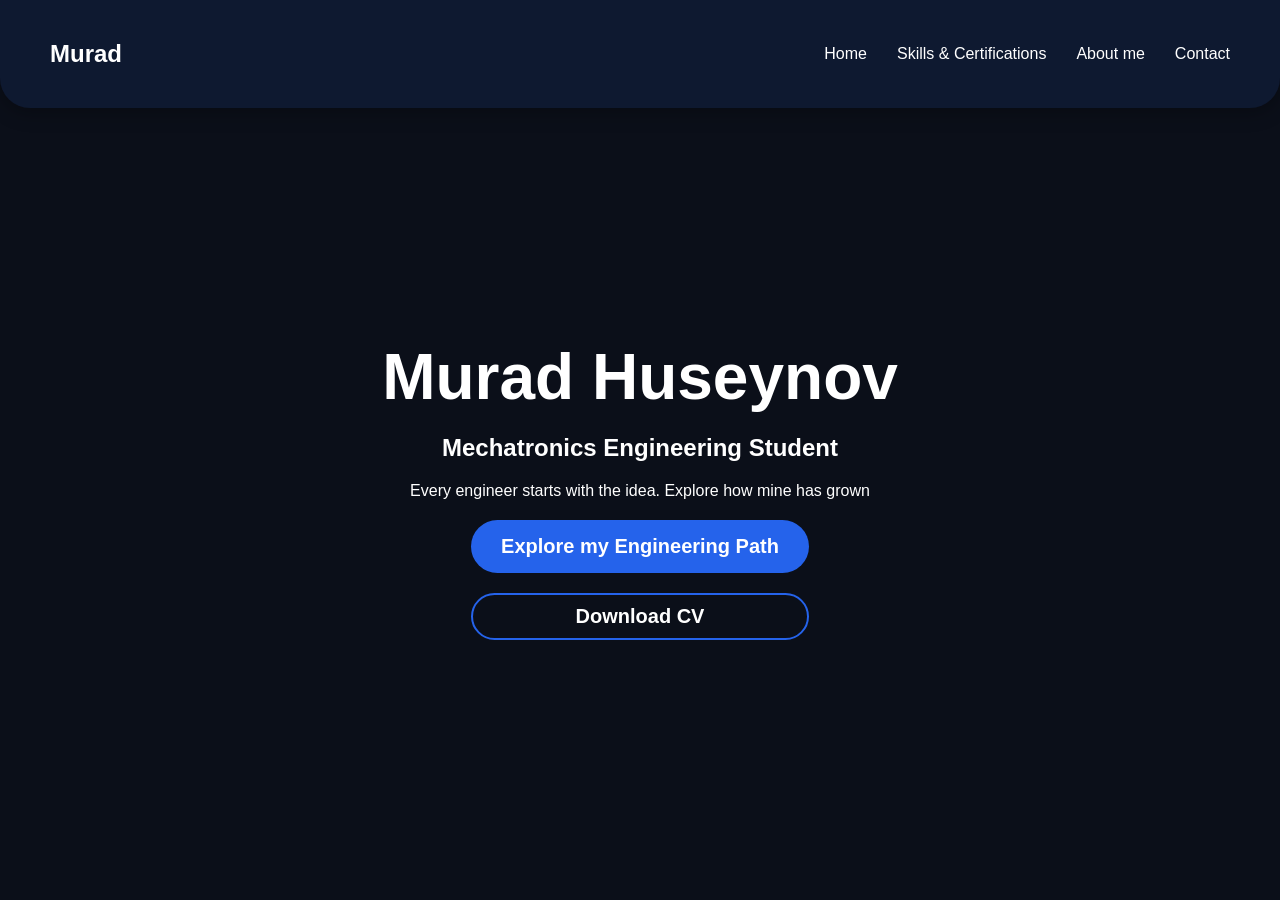
<file: index.html>
<!DOCTYPE html>
<html lang="en">
<head>
    <meta charset="UTF-8">
    <meta name="viewport" content="width=device-width, initial-scale=1.0">
    <title>myCV</title>
    <link rel="stylesheet" href="style.css">
</head>
<body>
        <nav class = "navbar">
        <h2>Murad</h2>

        <div class = "nav-links">
            <a href="index.html">Home</a>
            <a href="skills&certifications.html">Skills & Certifications</a>
            <a href="about.html">About me</a>
            <a href="about.html#contact">Contact</a>

        </div>

    </nav>

    <section class = "hero">   
    <h1>Murad Huseynov</h1>
    <h2>Mechatronics Engineering Student</h2>

    <p>Every engineer starts with the idea. 
    Explore how mine has grown</p>
    <div class = "buttons">
        <a href="projects.html" class="hero-button">
            Explore my Engineering Path
        </a>

      <a href="files/MURADHUSEYNOVRESUME.docx" download class="hero-button secondary-button">
    Download CV
</a>
    </div>

</section>


<script src="script.js"></script>

</body>
</html>
</file>
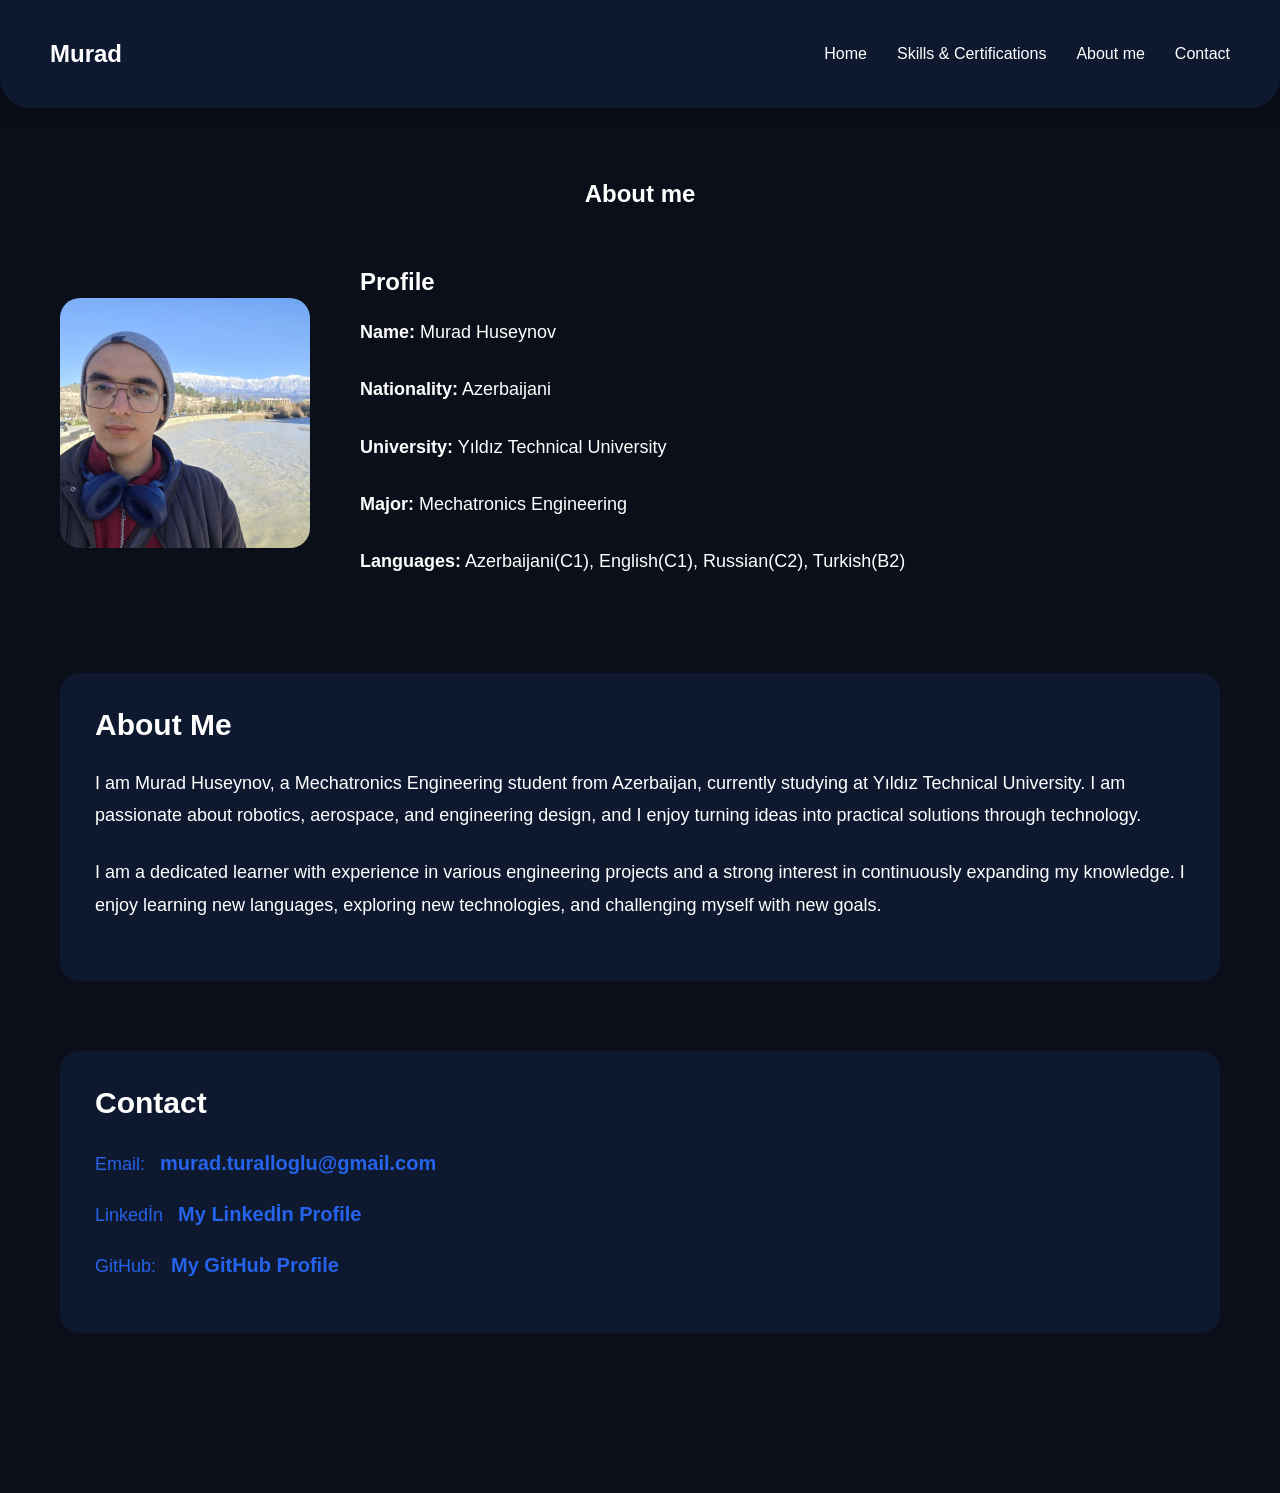
<file: about.html>
<!DOCTYPE html>
<html lang="en">
<head>
    <meta charset="UTF-8">
    <meta name="viewport" content="width=device-width, initial-scale=1.0">
    <link rel="stylesheet" href="style.css">
    <title>About me</title>
</head>
<body>
        <nav class = "navbar">
        <h2>Murad</h2>

        <div class = "nav-links">
            <a href="index.html">Home</a>
            <a href="skills&certifications.html">Skills & Certifications</a>
            <a href="about.html">About me</a>
            <a href="about.html#contact">Contact</a>

        </div>

    </nav>

    <section class = "about">
          <h1>About me</h1>
        <div class = "about-top">
            <div class = "profile-photo">
                <img src="images/Me.jpeg" alt="Murad Huseynov">
            </div>
            <div class = "profile-info">
                                <h2>Profile</h2>

                <p><strong>Name:</strong> Murad Huseynov</p>
                <p><strong>Nationality:</strong> Azerbaijani</p>
                <p><strong>University:</strong> Yıldız Technical University</p>
                <p><strong>Major:</strong> Mechatronics Engineering</p>
                <p><strong>Languages:</strong> Azerbaijani(C1), English(C1), Russian(C2), Turkish(B2)</p>


            </div>

        </div>
                    <div class = "about-description">
                <h2>About Me</h2>
                <p>
                    I am Murad Huseynov, a Mechatronics Engineering student from Azerbaijan,
                    currently studying at Yıldız Technical University. I am passionate about
                    robotics, aerospace, and engineering design, and I enjoy turning ideas
                    into practical solutions through technology.
                </p>
                <p>
                    I am a dedicated learner with experience in various engineering projects
                    and a strong interest in continuously expanding my knowledge. I enjoy
                    learning new languages, exploring new technologies, and challenging
                    myself with new goals.
                </p>
            </div>
        
        <div class = "contact" id = "contact">
            <h2>Contact</h2>

            <p>
                Email:
                <a href="mailto:murad.turalloglu@gmail.com">murad.turalloglu@gmail.com</a>
            </p>
            <p>
                Linkedİn
                <a href="https://www.linkedin.com/feed/">My Linkedİn Profile</a>
            </p>

            <p>
                GitHub:
                <a href="https://github.com/MuradGreat">
                    My GitHub Profile
                </a>
            </p>

        </div>

    
    </section>
</body>
</html>
</file>
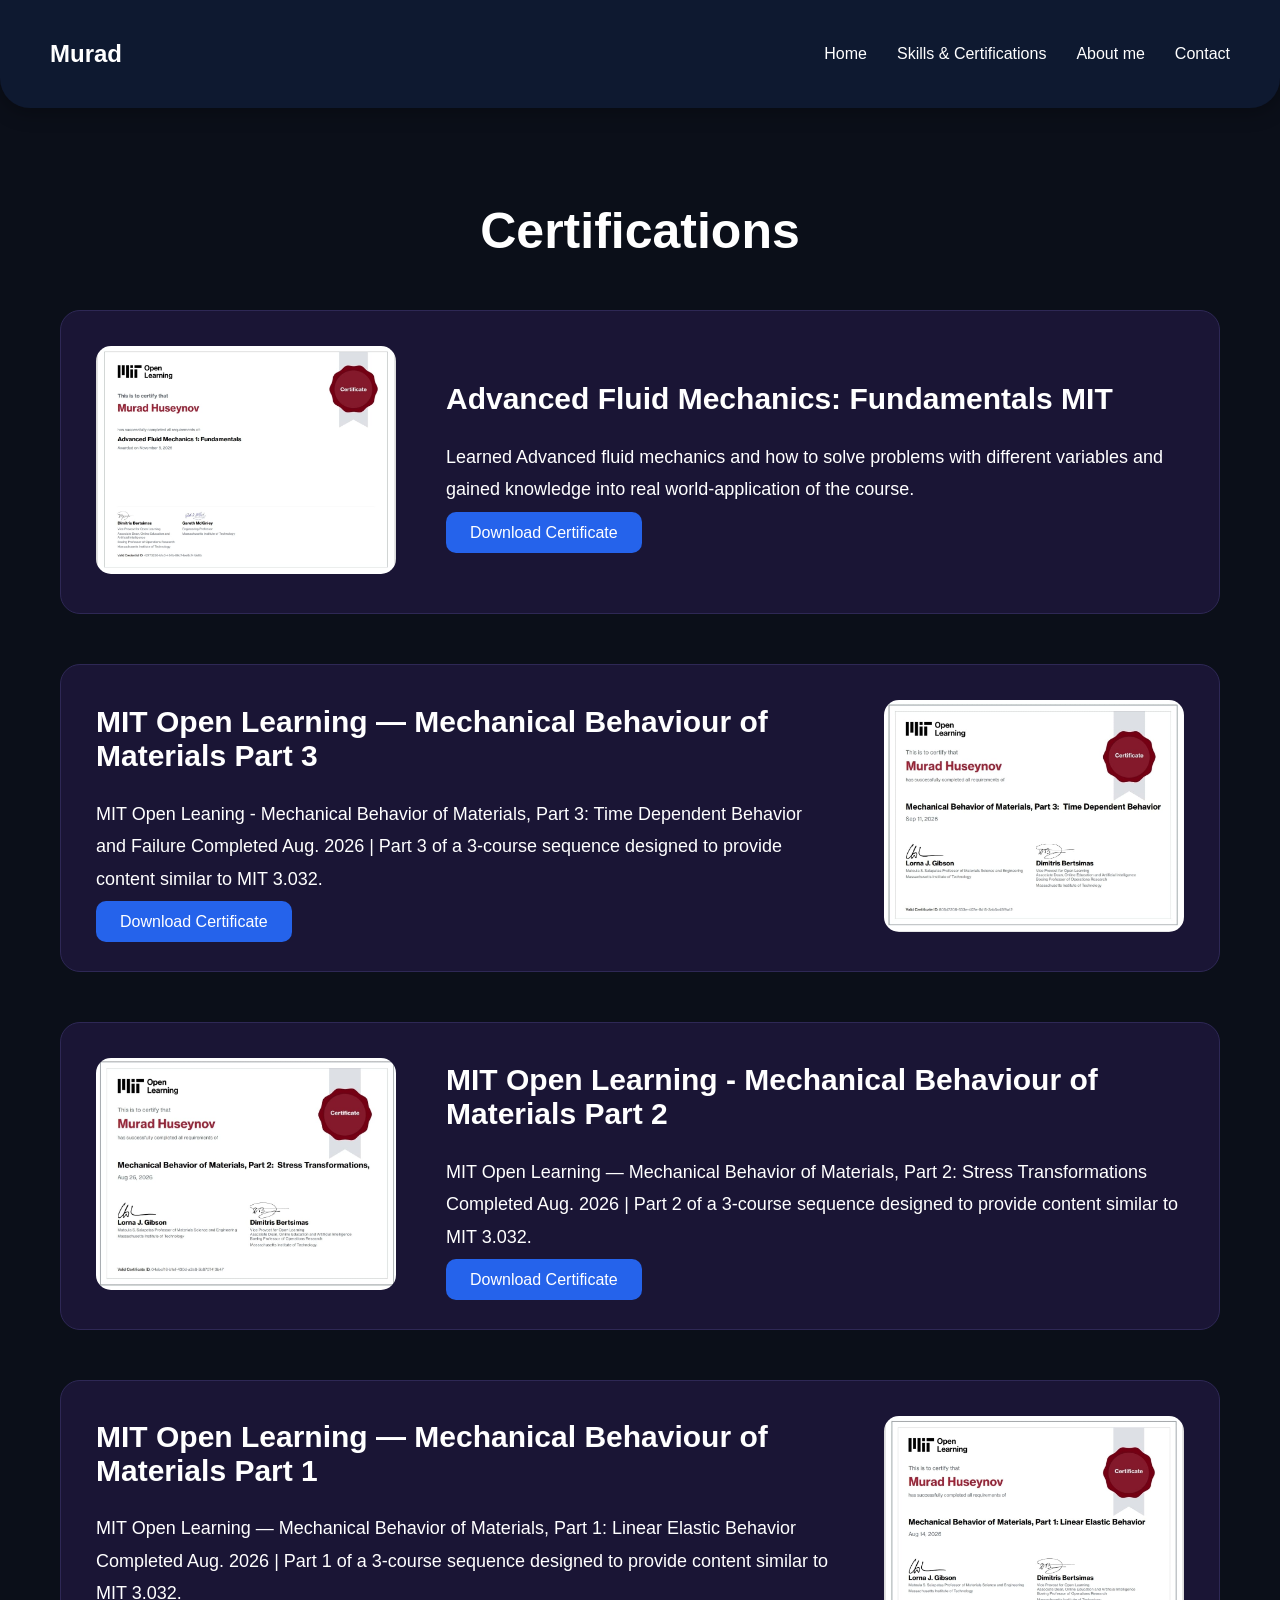
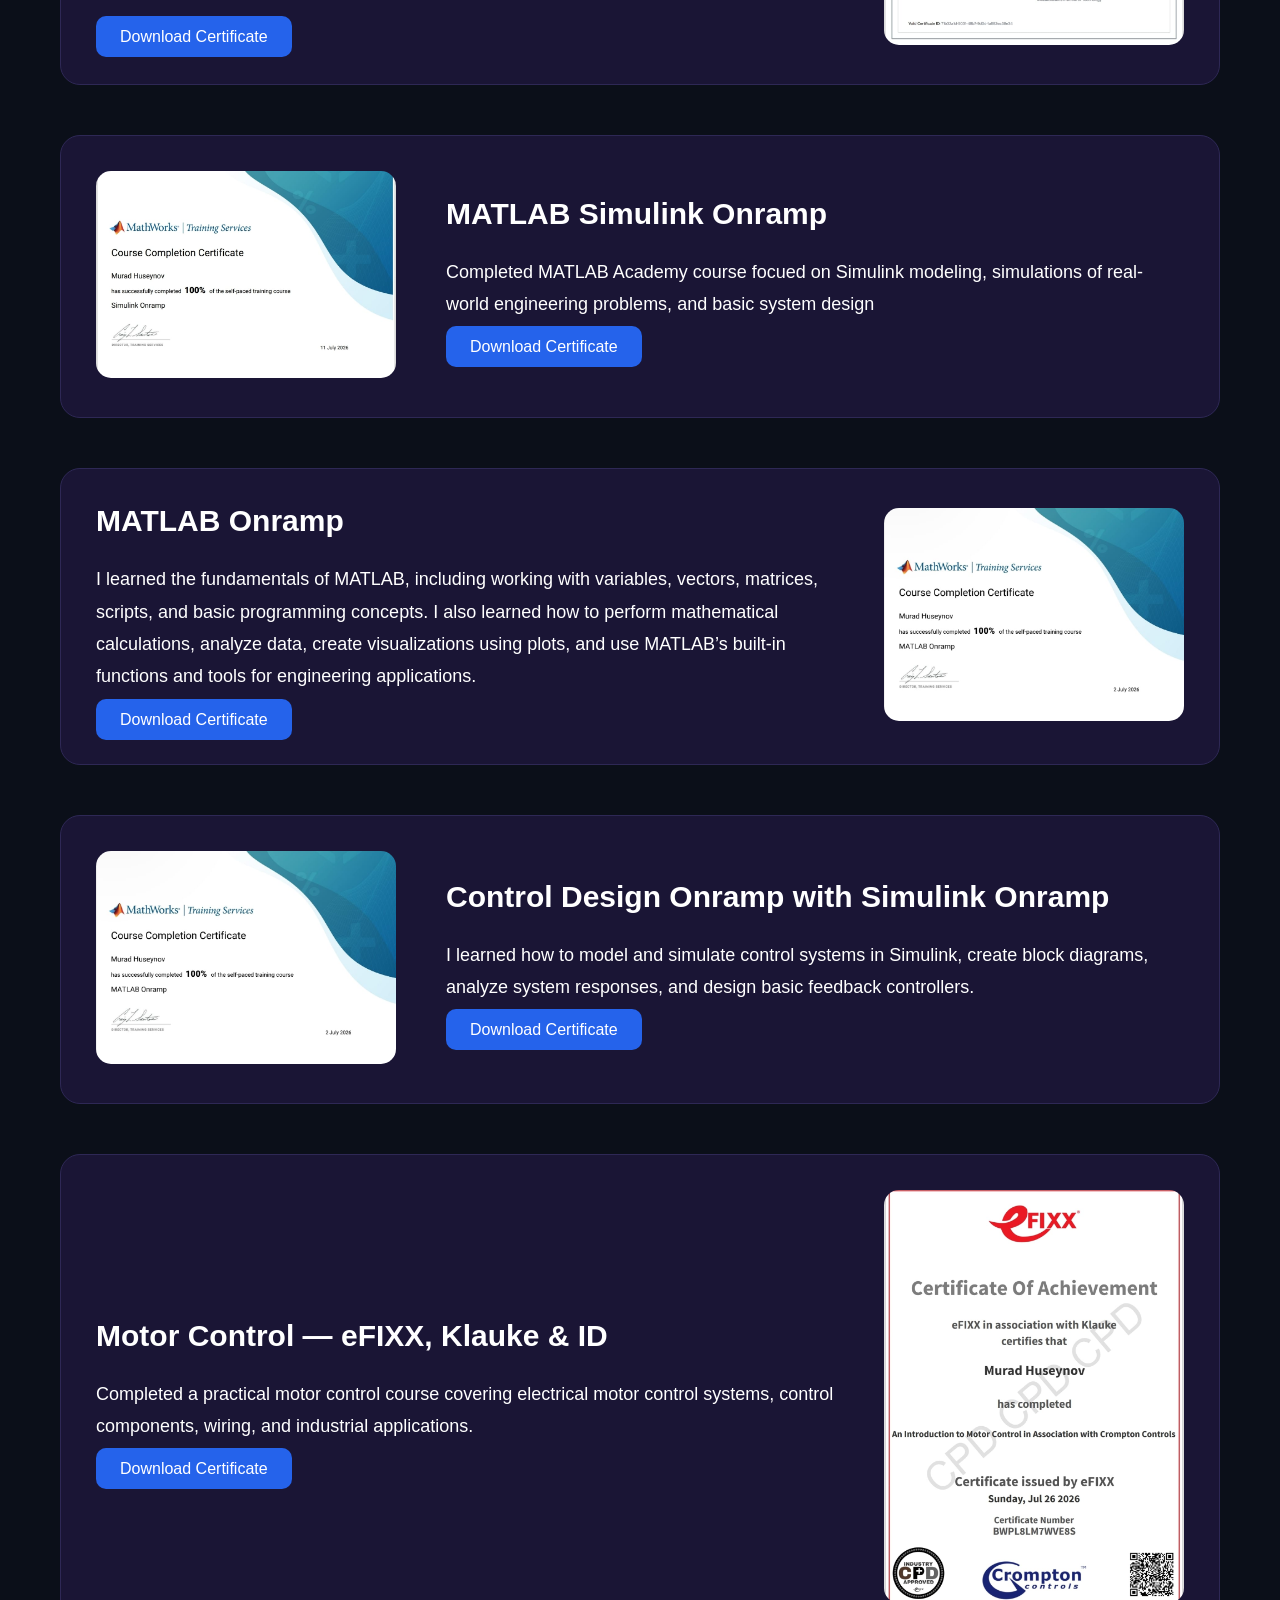
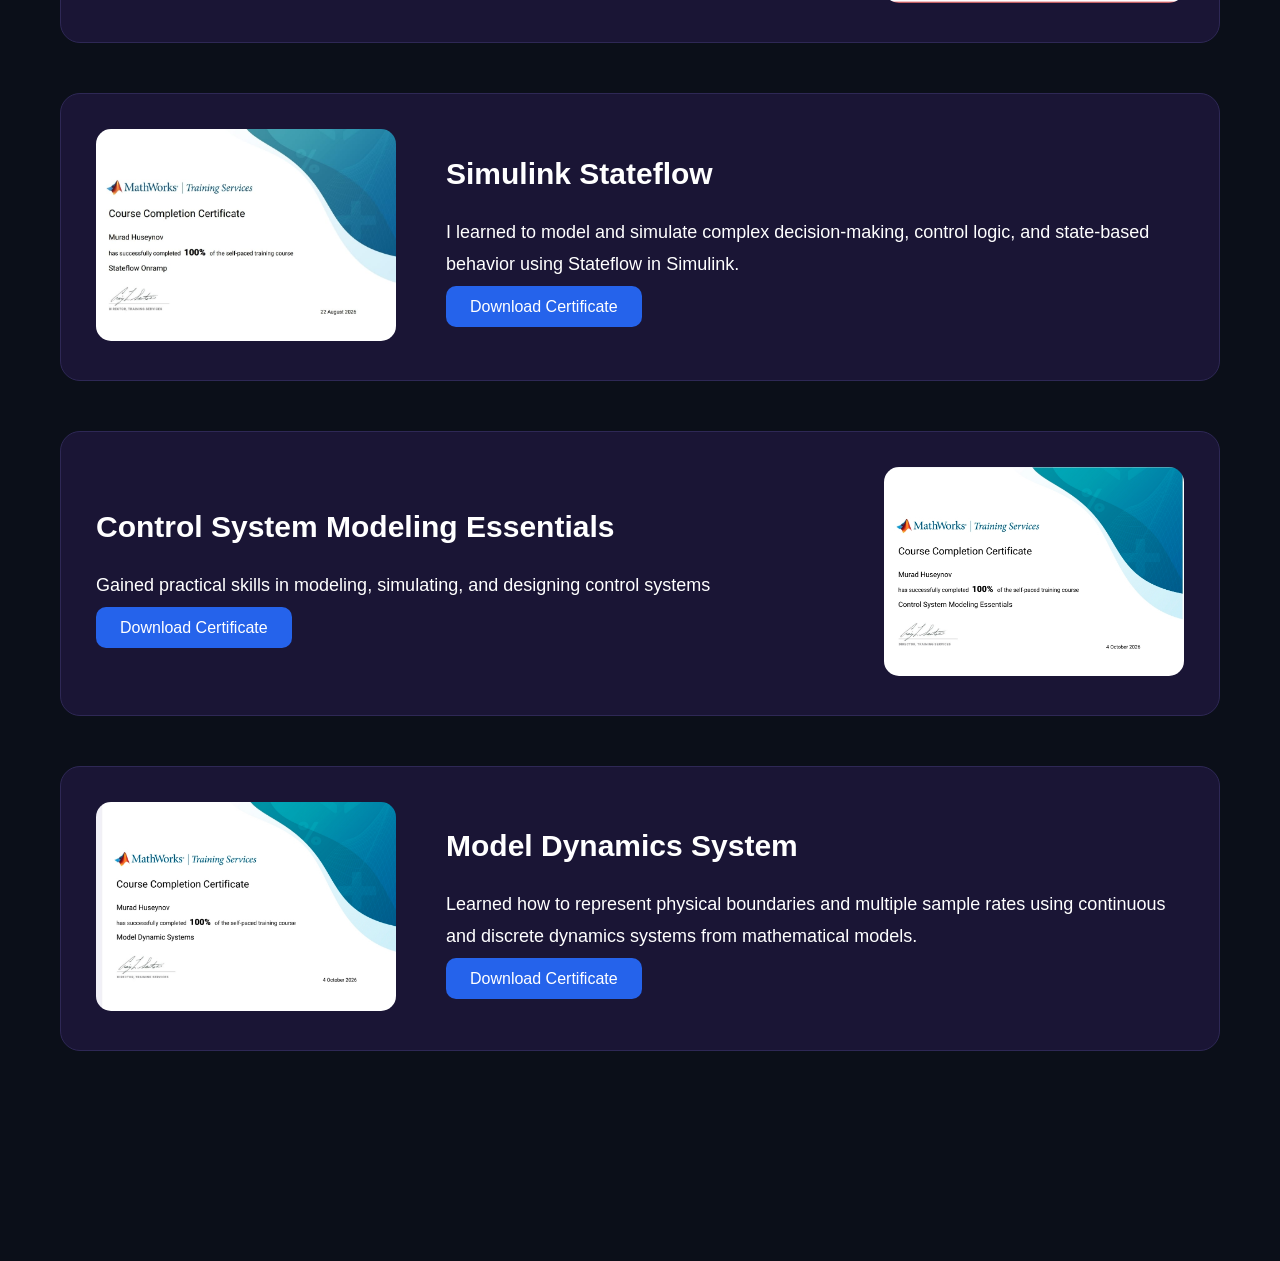
<file: certifications.html>
<!DOCTYPE html>
<html lang="en">
<head>
    <meta charset="UTF-8">
    <meta name="viewport" content="width=device-width, initial-scale=1.0">
    <title>Skills & Certifications</title>
    <link rel="stylesheet" href="style.css">
</head>
<body>
            <nav class = "navbar">
        <h2>Murad</h2>

        <div class = "nav-links">
            <a href="index.html">Home</a>
            <a href="skills&certifications.html">Skills & Certifications</a>
            <a href="about.html">About me</a>
            <a href="about.html#contact">Contact</a>

        </div>

    </nav>

    
    <section class = "skills"> 

        

        
        <h1>Certifications</h1>

                                 <div class ="certificate">

                            <div class = "certificate-image">
                    <img src="images/certificates/FluidMechanics.jpeg" alt="Fluid Mechanics">

                </div>
            <div class = "certificate-text"> 
            <h2>Advanced Fluid Mechanics: Fundamentals MIT</h2>
            <p>Learned Advanced fluid mechanics and how to solve problems with different variables and gained knowledge into real world-application of the course.</p>

            <a href="images/certificates/Advanced Fluid Mechanics 1_ Fundamentals Certificate issued by MIT Open Learning.pdf" class = "download-btn" target="_blank">Download Certificate</a>

        </div>
        </div>

        <div class ="certificate reverse">

                            <div class = "certificate-image">
                    <img src="images/certificates/MIT Mechanics part 3.jpeg" alt="MATLAB Onramp">

                </div>
            <div class = "certificate-text"> 
            <h2>MIT Open Learning — Mechanical Behaviour of Materials Part 3</h2>
            <p>MIT Open Leaning - Mechanical Behavior of Materials, Part 3: Time Dependent Behavior and Failure
Completed Aug. 2026 | Part 3 of a 3-course sequence designed to provide content similar to MIT 3.032.</p>

            <a href="images/certificates/Mechanical Behavior of Materials, Part 3_  Time Dependent Behavior and Failure Certificate issued by MIT Open Learning (1).pdf" class = "download-btn" target="_blank">Download Certificate</a>

        </div>
        </div>

                <div class ="certificate">

                            <div class = "certificate-image">
                    <img src="images/certificates/MITx2.jpeg" alt="MATLAB Simulink Onramp">

                </div>
            <div class = "certificate-text"> 
            <h2>MIT Open Learning - Mechanical Behaviour of Materials Part 2</h2>
            <p>MIT Open Learning — Mechanical Behavior of Materials, Part 2: Stress Transformations
Completed Aug. 2026 | Part 2 of a 3-course sequence designed to provide content similar to MIT 3.032.</p>

            <a href="images/certificates/Mechanical Behavior of Materials, Part 2_  Stress Transformations, Beams, Columns, and Cellular Solids Certificate issued by MIT Open Learning.pdf" class = "download-btn" target="_blank">Download Certificate</a>

        </div>

        </div>

                </div>
                 <div class ="certificate reverse">

                            <div class = "certificate-image">
                    <img src="images/certificates/MITx1.jpeg" alt="MATLAB Onramp">

                </div>
            <div class = "certificate-text"> 
            <h2>MIT Open Learning — Mechanical Behaviour of Materials Part 1</h2>
            <p>MIT Open Learning — Mechanical Behavior of Materials, Part 1: Linear Elastic Behavior
Completed Aug. 2026 | Part 1 of a 3-course sequence designed to provide content similar to MIT 3.032.</p>

            <a href="images/certificates/Mechanical Behavior of Materials, Part 1_ Linear Elastic Behavior Certificate issued by MIT Open Learning.pdf" class = "download-btn" target="_blank">Download Certificate</a>

        </div>
        </div>
        
        <div class ="certificate">

                            <div class = "certificate-image">
                    <img src="images/SimulinkOnRamp.jpeg" alt="MATLAB Simulink Onramp">

                </div>
            <div class = "certificate-text"> 
            <h2>MATLAB Simulink Onramp</h2>
            <p>Completed MATLAB Academy course focued on Simulink modeling, simulations of real-world engineering problems, and basic system design</p>

            <a href="images/SimulinkOnRamp.jpeg" class = "download-btn" target="_blank">Download Certificate</a>

        </div>

        </div>
         <div class ="certificate reverse">

                            <div class = "certificate-image">
                    <img src="images/MATLABOnramp.jpeg" alt="MATLAB Onramp">

                </div>
            <div class = "certificate-text"> 
            <h2>MATLAB Onramp</h2>
            <p>I learned the fundamentals of MATLAB, including working with variables, vectors, matrices, scripts, and basic programming concepts. I also learned how to perform mathematical calculations, analyze data, create visualizations using plots, and use MATLAB’s built-in functions and tools for engineering applications.</p>

            <a href="images/MATLABOnramp.jpeg" class = "download-btn" target="_blank">Download Certificate</a>

        </div>

        </div>
                 <div class ="certificate">

                            <div class = "certificate-image">
                    <img src="images/MATLABOnramp.jpeg" alt="MATLAB Onramp">

                </div>
            <div class = "certificate-text"> 
            <h2>Control Design Onramp with Simulink Onramp</h2>
            <p>I learned how to model and simulate control systems in Simulink, create block diagrams, analyze system responses, and design basic feedback controllers.
</p>

            <a href="images/ControlDesign.jpeg" class = "download-btn" target="_blank">Download Certificate</a>

        </div>
        

        </div>
                 <div class ="certificate reverse">

                            <div class = "certificate-image">
                    <img src="images/certificates/eFIXX.jpeg" alt="MATLAB Onramp">

                </div>
            <div class = "certificate-text"> 
            <h2>Motor Control — eFIXX, Klauke & ID</h2>
            <p>Completed a practical motor control course covering electrical motor
            control systems, control components, wiring, and industrial applications.</p>

            <a href="images/certificates/eFIXX.jpeg" class = "download-btn" target="_blank">Download Certificate</a>

        </div>
        </div>
                <div class ="certificate">

                            <div class = "certificate-image">
                    <img src="images/certificates/stetflow.jpeg" alt="MATLAB Simulink Onramp">

                </div>
            <div class = "certificate-text"> 
            <h2>Simulink Stateflow</h2>
            <p>I learned to model and simulate complex decision-making, control logic, and state-based behavior using Stateflow in Simulink.</p>

            <a href="images/certificates/stetflow.jpeg" class = "download-btn" target="_blank">Download Certificate</a>

        </div>

        </div>


                         <div class ="certificate reverse">

                            <div class = "certificate-image">
                    <img src="images/certificates/controlsystemessential.jpeg" alt="MATLAB Onramp">

                </div>
            <div class = "certificate-text"> 
            <h2>Control System Modeling Essentials</h2>
            <p>Gained practical skills in modeling, simulating, and designing control systems</p>

            <a href="images/certificates/controlsystem.pdf" class = "download-btn" target="_blank">Download Certificate</a>

        </div>
        </div>

                        <div class ="certificate">

                            <div class = "certificate-image">
                    <img src="images/certificates/modeldynamic.jpeg" alt="">

                </div>
            <div class = "certificate-text"> 
            <h2>Model Dynamics System</h2>
            <p>Learned how to represent physical boundaries and multiple sample rates using continuous and discrete dynamics systems from mathematical models.</p>

            <a href="images/certificates/modeldynamics.pdf" class = "download-btn" target="_blank">Download Certificate</a>

        </div>

        </div>
        
        
    </section>
    
</body>
</html>
</file>
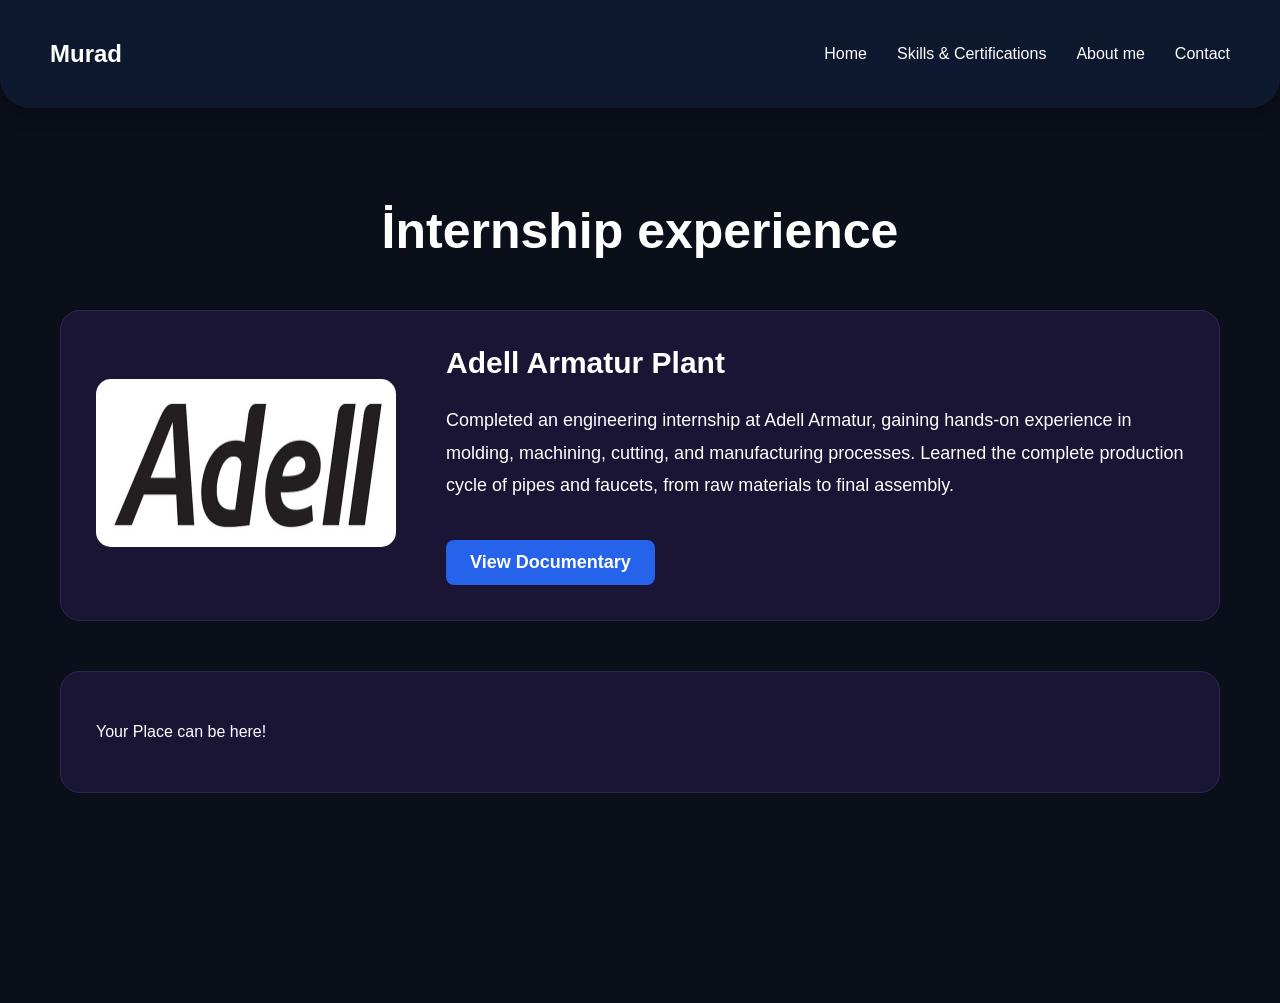
<file: internship.html>
<!DOCTYPE html>
<html lang="en">
<head>
    <meta charset="UTF-8">
    <meta name="viewport" content="width=device-width, initial-scale=1.0">
    <title>Skills & Certifications</title>
    <link rel="stylesheet" href="style.css">
</head>
<body>
            <nav class = "navbar">
        <h2>Murad</h2>

        <div class = "nav-links">
            <a href="index.html">Home</a>
            <a href="skills&certifications.html">Skills & Certifications</a>
            <a href="about.html">About me</a>
            <a href="about.html#contact">Contact</a>

        </div>

    </nav>

    
    <section class = "skills"> 
        <h1>İnternship experience</h1>
        <div class ="certificate">

                            <div class = "certificate-image">
                    <img src="images/ADELL.jpg" alt="Adell logo">

                </div>
            <div class = "certificate-text"> 
            <h2>Adell Armatur Plant</h2>
            <p>Completed an engineering internship at Adell Armatur, gaining hands-on experience in molding, machining, cutting, and manufacturing processes. Learned the complete production cycle of pipes and faucets, from raw materials to final assembly.</p>

            <a href="adellİnternship.html" class = "view-link">View Documentary</a>

        </div>


        </div>
        <div class = "certificate" >
            <p>Your Place can be here!</p>
        </div>

    </section>
    
</body>
</html>
</file>
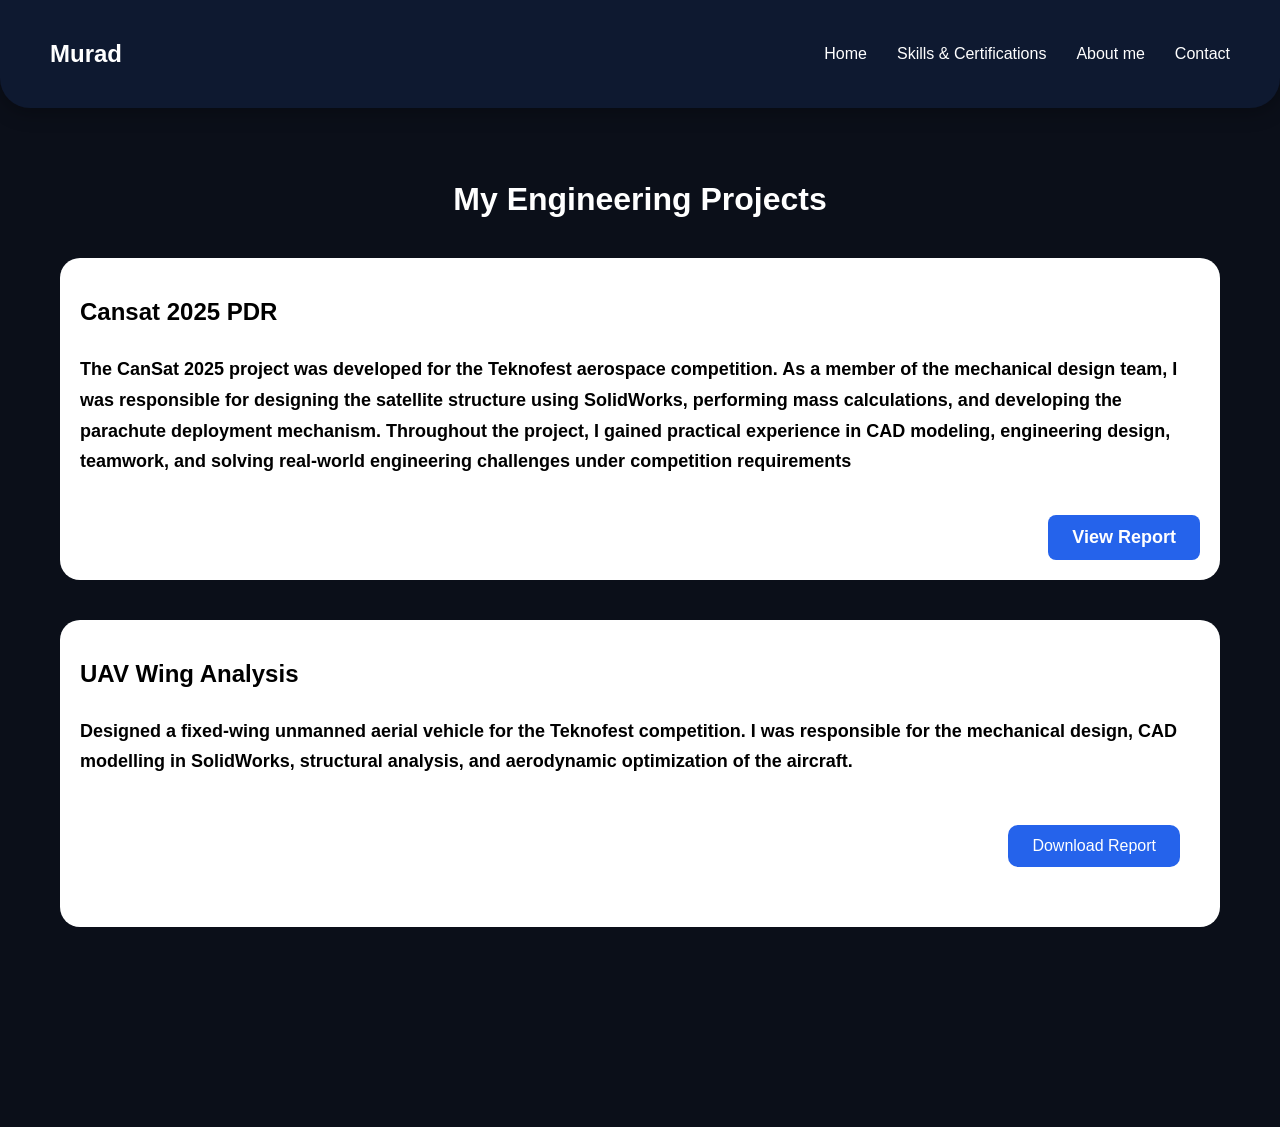
<file: projects.html>
<!DOCTYPE html>
<html lang="en">
<head>
    <meta charset="UTF-8">
    <meta name="viewport" content="width=device-width, initial-scale=1.0">
    <title>My Engineering Projects</title>
    <link rel="stylesheet" href="style.css">
</head>
<body>
        <nav class = "navbar">
        <h2>Murad</h2>

        <div class = "nav-links">
            <a href="index.html">Home</a>
            <a href="skills&certifications.html">Skills & Certifications</a>
            <a href="about.html">About me</a>
            <a href="about.html#contact">Contact</a>

        </div>

    </nav>

    <div class = "projects">
        <h1>My Engineering Projects</h1>

    <div class = "projects-card">
        <h2>Cansat 2025 PDR </h2>

        <p>
                The CanSat 2025 project was developed for the Teknofest aerospace competition.
    As a member of the mechanical design team, I was responsible for designing the
    satellite structure using SolidWorks, performing mass calculations, and
    developing the parachute deployment mechanism. Throughout the project, I gained
    practical experience in CAD modeling, engineering design, teamwork, and solving
    real-world engineering challenges under competition requirements
        </p>
        <a href="cansat2026-pdr.html" class = "view-link">View Report</a>

    </div>
    <div class="projects-card">
    <h2>UAV Wing Analysis</h2>

    <p>
        Designed a fixed-wing unmanned aerial vehicle for the Teknofest competition. I was responsible for the mechanical design, CAD modelling in SolidWorks, structural analysis, and aerodynamic optimization of the aircraft.
    </p>

    <a href="files/Aerodynamic Analysis and Fuselage Integration.docx" class="download-btn">Download Report</a>
</div>
</div>

</body>
</html>
</file>
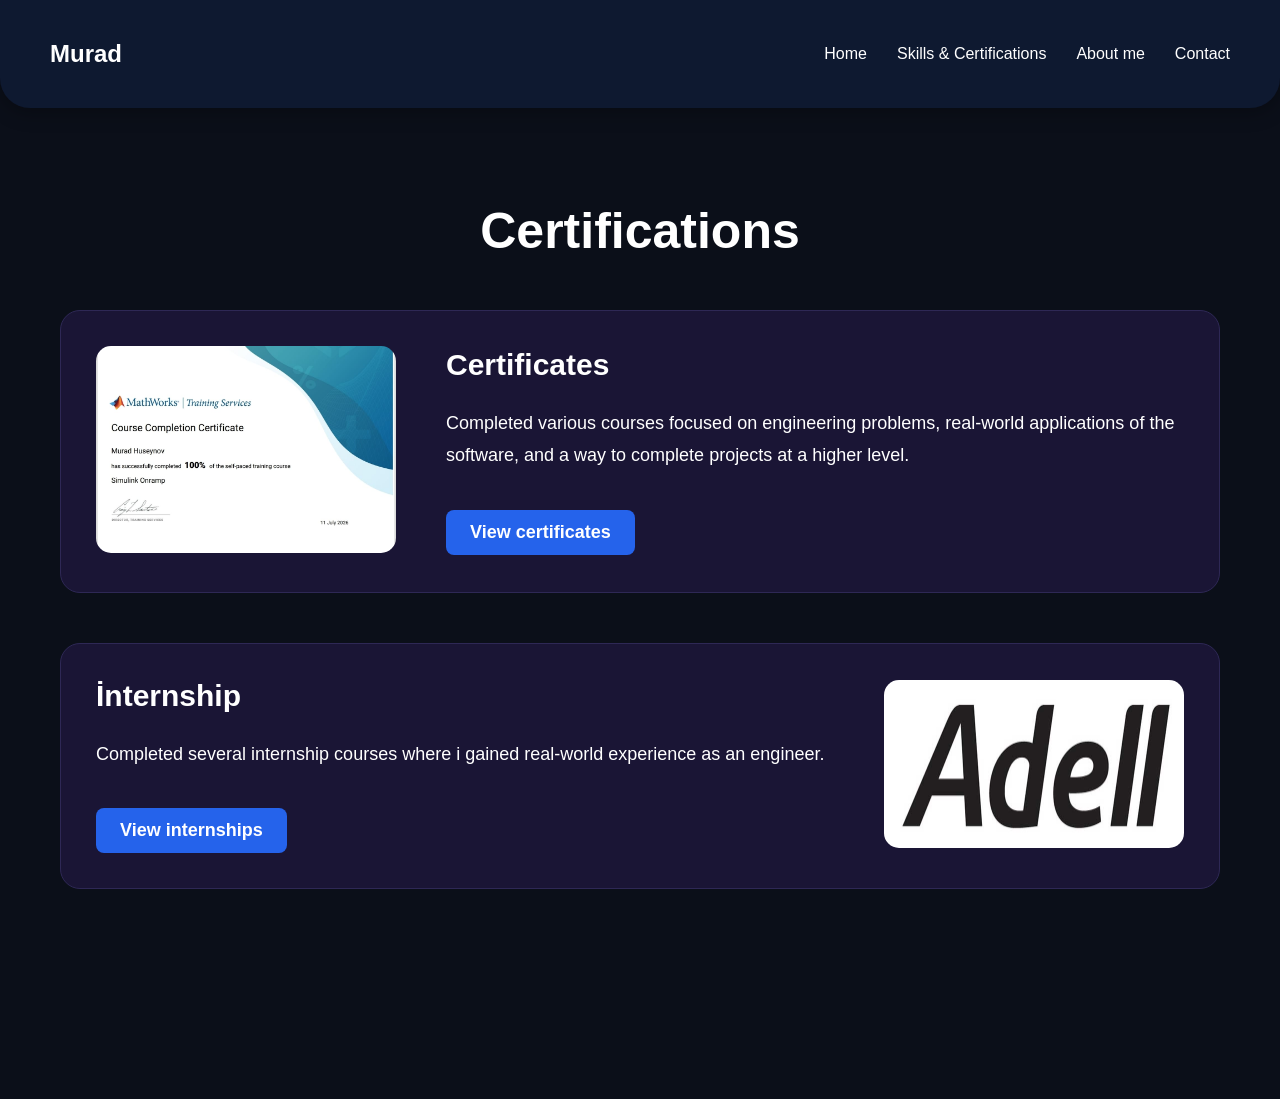
<file: skills&certifications.html>
<!DOCTYPE html>
<html lang="en">
<head>
    <meta charset="UTF-8">
    <meta name="viewport" content="width=device-width, initial-scale=1.0">
    <title>Skills & Certifications</title>
    <link rel="stylesheet" href="style.css">
</head>
<body>
            <nav class = "navbar">
        <h2>Murad</h2>

        <div class = "nav-links">
            <a href="index.html">Home</a>
            <a href="skills&certifications.html">Skills & Certifications</a>
            <a href="about.html">About me</a>
            <a href="about.html#contact">Contact</a>

        </div>

    </nav>

    
    <section class = "skills"> 
        <h1>Certifications</h1>
        <div class ="certificate">

                            <div class = "certificate-image">
                    <img src="images/SimulinkOnRamp.jpeg" alt="MATLAB Simulink Onramp">

                </div>
            <div class = "certificate-text"> 
            <h2>Certificates</h2>
            <p>Completed various courses focused on engineering problems, real-world applications of the software, and a way to complete projects at a higher level.</p>

            <a href="certifications.html" class = "view-link">View certificates</a>

        </div>

        </div>
         <div class ="certificate reverse">

                            <div class = "certificate-image">
                    <img src="images/ADELL.jpg" alt="Adell logo">

                </div>
            <div class = "certificate-text"> 
            <h2>İnternship</h2>
            <p>Completed several internship courses where i gained real-world experience as an engineer.</p>

            <a href="internship.html" class = "view-link">View internships</a>

        </div>


        </div>

    </section>
    
</body>
</html>
</file>
<file: style.css>
* {
    box-sizing: border-box;
}

body {
    margin: 0;
    background-color: #0B0F19;
    color: white;
    font-family: Arial, sans-serif;
}

.hero{
    height: 100vh;
    display: flex;
    flex-direction: column;
    justify-content: center;
    align-items: center;
    padding-top: 80px;

    gap: 20px;

}
.hero h1, 
.hero h2, 
.hero p {
    margin: 0;
}
.hero h1 {
    font-size: 64px;
}

.hero-button {
    font-size: 20px;
    font-weight: bold;
    background-color: #2563EB;
    color:white;
    border:none;
    padding: 15px 30px;
    border-radius: 30px;
    cursor:pointer;
    transition: 0.3s;
    text-decoration: none;
}

.hero-button:hover {
    background-color: #1D4ED8;
    transform: scale(1.05);
}

.buttons {
    display: flex;
    flex-direction: column;
    gap: 20px;
}

.secondary-button {
    background-color: transparent;
    border: 2px solid #2563EB;
    padding: 10px 25px;

}

.secondary-button:hover {
    background-color: #2563EB;
}

.navbar {
    display: flex;
    justify-content: space-between;
    align-items: center;
    padding: 20px 50px;
    background-color: rgba(15, 28, 54, 0.8);
    box-shadow: 0 4px  20px  rgba(0, 0, 0, 0.3);
    border-radius: 0 0 30px 30px;
    position: fixed;
    top: 0;
    left: 0;
    width: 100vw;
    z-index: 1000;
}

.nav-links {
    display: flex;
    gap: 30px;
}

.nav-links a {
    color: white;
    text-decoration: none;
}

.nav-links a:hover {
    color: #2563EB;
}

.tree {
    position: relative;
    min-height: 100vh;
    display:flex;
    flex-direction: column;
    justify-content: center;
    align-items: center;

}


.projects {
    max-width: 1200px;
    margin: 140px auto;
    padding: 20px;
}

.projects h1 {
    text-align: center;
    margin-bottom: 40px;
}

.projects-card {
    background-color: white;
    color:black;

    border-radius: 20px;
    padding:20px;
    margin-bottom: 40px;

    display:flex;
    flex-direction: column;

}
.projects-card h2 {
    margin-top: 20px;
    margin-bottom: 10px;
}

.download-btn {
    display: incline-block;
    background-color: #2563EB;
    color:white;
    text-decoration: none;

    padding: 12px 24px;
    border-radius: 10px;

    transition: 0.3s;

    margin-left: auto;
    margin-right: 20px;
    margin-top: 30px;
}

.download-btn:hover {
    background-color: #1D4ED8;
}
.projects-card p {
    font-size: 18px;
    font-weight: 600;
    line-height: 1.7;
}


.about h1 {
    text-align: center;
    margin-bottom: 40px;
}

.about p {
    font-size: 18px;
    line-height: 1.8;
    margin-bottom: 25px;
}

.profile-photo img {
    width: 250px;
    height: 250px;
    object-fit: cover;
    border-radius: 20px;
}

.about-top {
    display: flex;
    align-items: center;
    gap:50px;
}

.about {
    max-width:1200px;
    width:100%;
    margin: 140px auto;
    padding: 20px;
}

.about-description {
    margin-top: 70px;
    background-color: rgba(15, 28, 54, 0.8);
    padding: 35px;
    border-radius: 20px;
}
.about-description h2 {
    margin-top: 0;
    font-size: 30px;
}

.about-description p {
    font-size:18px;
    line-height: 1.8;
}

.contact {
    margin-top: 70px;
    background-color:rgba(15, 28, 54, 0.8);
    font-size: 20px;
    padding: 35px;
    border-radius: 20px;

}

.contact h2 {
    margin-top: 0;
    font-size: 30px;
}

.contact p {
    font-size: 18px;
    margin: 15px 0;
    color:#2563EB;
}

.contact a {
    color: #2563EB;
    font-size: 20px;
    font-weight: bold;
    text-decoration: none;
    margin-left: 10px;
}

.contact a:hover {
    color: #1D4ED8;
}

.about-top,
.about-description,
.contact {
    animation: fadeIn 0.8s ease;
}

@keyframes fadeIn {
    from {
        opacity: 0;
        transform: translateY(20px);
    }

    to {
        opacity: 1;
        transform: translateY(0);
    }
}

.hero-button {
    text-decoration: none;
}

.skills {
    max-width: 1200px;
    margin: 140px auto;
    padding: 20px;
}

.skills h1 {
    text-align: center;
    font-size: 50px;
    margin-bottom: 50px;
}

.certificate {
        background: #1A1535;
    border: 1px solid #2E2855;
    border-radius: 20px;
    padding: 35px;

    display: flex;
    justify-content: space-between;
    align-items: center;

    margin-bottom: 50px;

    gap: 50px;
    transition: 0.3s ease;
}

.certificate-text p {
    font-size: 18px;
    line-height: 1.8;
}

.certificate-text {
    flex: 1;
}

.certificate-text h2 {
    margin-top: 0px;
    font-size: 30px;
}

.certificate-image img {
    width: 300px;
    border-radius: 15px;
}
.reverse {
    flex-direction: row-reverse;
}

.view-link {
    display: inline-block;
    background-color: #2563EB;
    color: white;
    padding: 12px 24px;
    border-radius: 8px;
    text-decoration: none;
    font-weight: 600;
    margin-top: 20px;
    margin-left: auto;
    transition: background-color 0.3s ease;
    font-size: 18px;
}

.view-link:hover {
    text-decoration: #1D4ED8;
}

.cansat-page { 
    background-color: #0B1020;
    color:white
}

.cansat-page h1,
.cansat-page h2,
.cansat-page h3 {
    color:white;
}

.cansat-page p {
    color: #D1D5D8;
}

.cansat-page section {
    background-color: #211638;
    border-radius: 25px;
    padding: 30px;
    margin: 30px auto;
    width: 85%;
}

.cansat-page section p,
.cansat-page section li{
    color: #E5E7EB;
    line-height: 1.7;
}

.cansat-page section h2 {
    margin-bottom: 20px;
}

.cansat-page section h3 {
    margin-top: 25px;
    margin-bottom: 15px;
}

.cansat-page .info-card {
    background-color: #1A1230;
    border-radius: 18px;
    padding: 18px 25px;
    min-width: 170px;
    text-align: left;
    border-left: 6px solid #6D4AFF;
    transition: 0.3s;
}

.cansat-page .info-card:hover {
    transform: translateY(-5px);
}

.cansat-page .info-card h3 {
    color: #A78BFA;
    font-size: 15px;
    margin-bottom: 8px;
}

.cansat-page .info-card p {
    color: white;
    font-size: 18px;
    margin: 0;
}

.cansat-page .info-card h3 {
    color:white;
    margin-bottom: 10px;
}

.cansat-page .info-card p {
    color: #D1D5D8;
}

.cansat-page .info-grid {
    display: flex;
    justify-content: center;
    gap: 20px;
}

.cansat-page .project-hero {
    display:flex;
    align-items: center;
    justify-content: space-between;
    gap: 40px;
    min-height: 450px;
}

.cansat-page .project-hero h1 {
    font-size: 60px;
    margin-bottom: 10px;
}

.cansat-page .project-hero h2 {
    color: #A78BFA;
    font-size: 18px;
}

.cansat-page .project-hero-image {
    width: 40%;
    height: 350px;
    background-color: #171126;
    border-radius: 25px;
    display: flex;
    justify-content: center;
    align-items: center;
    overflow: hidden;
}

.cansat-page .project-hero-image img {
    width: 90%;
    height: 90%;
    object-fit: contain;
}

.cansat-page {
    padding-top: 90px;
}

.cansat-page .design-component {
    background-color: #171226;
    border-radius: 20px;
    padding: 25px;
    margin: 35px auto;
    display: flex;
    flex-direction: column;
    gap: 15px;
}

.cansat-page .design-component img {
    width:70%;
    max-width: 500px;
    margin: 20px auto;
    border-radius: 15px;
}

.cansat-page table {
    width:80%;
    margin: 30px auto;
    border-collapse: collapse;
    background-color: #171126;
    border-radius: 15px;
    overflow: hidden;
}

.cansat-page th {
    background-color: #6D4AFF;
    color:white;
    padding:15px;
    text-align: center;
}

.cansat-page td {
    color: #E5E7EB;
    padding: 12px;
    text-align: center;
    border-bottom: 1px solid #35245A;
}

.cansat-page tr:last-child td {
    border-bottom: none;
}

.cansat-page tbody tr:hover {
    background-color: #241842;
    transition: 0.2s ease;
}

.cansat-page .mass-budget table tr:last-child {
    font-weight: bold;
    background-color: #2B1F4D;
}

.cansat-page .engineering-analysis {
    background-color: #171126;
    border-radius: 20px;
    padding: 35px;
    margin: 40px auto;
}

.cansat-page .engineering-analysis h3 {
    color:#A78BFA;
    font-size: 28px;
    margin-bottom: 20px;
}

.cansat-page .engineering-analysis h4 {
    color: #D8B4FE;
    font-size: 20px;
    margin-top: 30px;
    margin-bottom: 15px;
}

.cansat-page .engineering-analysis ul {
    margin-left: 25px;
    line-height: 1.8;
}

.cansat-page mjx-container {
    display:block;
    background: #22183C;
    padding: 18px;
    margin: 25px auto;
    border-left: 4px solid #6D4AFF;
    border-radius: 12px;
    overflow-x:auto;
}

.cansat-page .engineering-analysis h3{
    border-bottom:1px solid rgba(255,255,255,0.08);
    padding-bottom:10px;
}

.cansat-page .separation-images {
    display:flex;
    justify-content: center;
    gap:30px;
    flex-wrap: wrap;
    margin: 30px 0;
}

.cansat-page .separation-images img {
    width:45%;
    max-width: 400px;
    height: auto;
    border-radius: 12px;
}

.internship-container {
    width: 90%;
    max-width: 1200px;
    margin: 0 auto;
    padding: 40px 0 80px;
}

.internship-container section {
    margin-bottom: 70px;
}

.internship-container h2 {
    font-size: 2rem;
    color: white;
    margin-bottom: 25px;
}

.internship-hero {
    width: 90%;
    max-width: 1200px;
    margin: 120px auto 70px;
    display: flex;
    justify-content: space-between;
    align-items: center;
    gap:60px
}

.internship-hero-text {
    flex: 1;
}

.internship-hero-image {
    flex: 0.8;
    display: flex;
    justify-content: center;
}

.internship-hero-image img {
    width: 100%;
    max-width: 350px;
    padding: 50px;
    background: #1A1535;
    border-radius: 20px;
    border: 1px solid #3A2E6F;
}

.internship-hero h1 {
    font-size: 3rem;
    color:white;
    margin-bottom: 15px;
}

.hero-subtitle {
    font-size: 1.2rem;
    color: #8FA8FF;
    font-weight: 600;
    margin-bottom: 20px;
}

.hero-description {
    color: #D1D5DB;
    line-height: 1.8;
    font-size: 1.05rem;
    margin-bottom: 35px;
}

.internship-table {
    width: 100%;
    border-collapse: collapse;
    background-color: #1A1535;
    border-radius: 15px;
    overflow: hidden;
    margin-top: 30px;
}

.internship-table th, 
.internship-table td {
    padding: 14px 18px;
    border-bottom: 1px solid #30285A;
}

.internship-table th {
    width: 35%;
    text-align: left;
    color: #8FA8FF;
}

.internship-table td {
    color:white
}

.internship-table tr {
    transition: 0.25s ease;

}

.internship-table tr:hover {
    background-color: #27214D;
}

.internship-table th,
.internship-table td {
    transition: 0.25s ease;
}

.internship-table tr:hover td,
.internship-table tr:hover th {
    padding-left: 50px;
}

.internship-overview {
    background-color: #17142F;
    border: 1px solid #2E2855;
    border-radius: 20px;
    padding: 35px;
}

.internship-overview p {
    color: #D1D5DB;
    line-height: 1.9;
    font-size: 1.05rem;
    margin-bottom: 18px;
}

.internship-overview strong {
    color: #8FA8FF;
}

.objectives-grid {
    display:grid;
    grid-template-columns: repeat(3, 1fr);
    gap: 25px;
    margin-top: 35px;
}

.objective-card {
    background: #17142F;
    border: 1px solid #2E2855;
    border-radius: 18px;
    padding: 25px;
    transition: 0.3s ease;
}

.objective-card h3 {
    color: #8FA8FF;
    margin-bottom: 15px;
    font-size: 1.2rem;
}

.objective-card p {
    color: #D1D5DB;
    line-height: 1.7;
    
}

.objective-card:hover {
    transform: translateY(-8px);
    border-color: #4E6DFF;
    box-shadow: 0 12px 30px rgba(78, 109, 255, 0.18);
}

.day-card {
    background: #17142F;
    border: 1px solid #2E2855;
    border-radius: 20px;
    padding: 35px;
    margin-bottom: 40px;
}

.day-card h3 {
    color: #8FA8FF;
    font-size: 1.6rem;
    margin-bottom: 20px;
}

.day-card p {
    color: #D1D5D8;
    line-height: 1.9;
    margin-bottom: 25px;
}

.day-card img {
    width: 100%;
    border-radius: 15px;
    margin: 15px 0 25px
}

.day-card {
    transition: 0.3s ease;
}

.day-card:hover {
    border-color: #4E6DFF;
}

.daily-log h2 {
    margin-bottom: 40px;
}

.day-card h3 {
    padding-bottom: 12px;
    border-bottom: 2px solid #2E2855;
}

.day-images {
    display: flex;
    gap: 20px;
    flex-wrap: wrap;
    margin: 25px 0;
}

.day-images img {
        width: 260px;
    height: auto;
    border-radius: 15px;
    transition: .3s;
    border-radius: 15px;
    transition: 0.3s ease;
}

.day-images img:hover {
    transform: scale(1.03);
}
.spec-table{
    margin:35px 0;
    background:#17142F;
    border:1px solid #2E2855;
    border-radius:18px;
    overflow:hidden;
    transition:.3s ease;
}

.spec-table:hover{
    border-color:#4E6DFF;
    box-shadow:0 10px 30px rgba(78,109,255,.15);
}

.spec-table h4{
    margin:0;
    padding:18px 24px;
    color:#8FA8FF;
    font-size:1.2rem;
    border-bottom:1px solid #2E2855;
}

.spec-table table{
    width:100%;
    border-collapse:collapse;
}

.spec-table th{
    padding:16px 24px;
    text-align:left;
    color:#8FA8FF;
    font-weight:600;
    border-bottom:1px solid #2E2855;
}

.spec-table td{
    padding:16px 24px;
    color:#D1D5DB;
    border-bottom:1px solid #2E2855;
}

.spec-table tr:last-child td{
    border-bottom:none;
}

.spec-table tr{
    transition:.25s ease;
}

.spec-table tr:hover{
    background:#27214D;
}

.spec-table tr:hover th,
.spec-table tr:hover td{
    padding-left:32px;
}

.engineering-note {
    margin: 35px 0;
    padding: 25px 30px;
    background: #17142F;
    border: 1px solid #2E2855;
    border-left: 5px solid #4E6DFF;
    border-radius: 18px;
    transition: .3s ease,
}

.engineering-note:hover {
    border-color: #4E6DFF;
    box-shadow: 0 10px 30px rgba(78,109,25,.15);
}

.engineering-note h4 {
    color: #8FA8FF;
    margin-bottom: 15px;
    font-size: 1.2rem;
}

.engineering-note p {
    color: #D1D5DB;
    line-height: 1.8;
    margin:0;
}

.process-flow {
    display:flex;
    justify-content: center;
    align-items: center;
    flex-wrap: wrap;
    gap: 18px;
    margin:40px;
}

.process-step {
    background: #17142F;
    border:1px solid #2E2855;
    border-radius:14px;
    padding: 18px 24px;
    color: #D1D5D8;
    font-weight: 600;
    min-width: 140px;
    text-align: center;
    transition: .3s ease;
}

.process-step:hover {
    transform: translateY(-5px);
    border-color: #4E6DFF;
    box-shadow: 0 10px 25px rgba(78, 109, 255, .15);
}

.process-arrow {
    color: #8FA8FF;
    font-size:28px;
    font-weight: bold;
}

.skills-gained {
    margin-top: 80px;
    background: #17142F;
    border: 1px solid #2E2855;
    border-radius: 20px;
    padding: 40px;
    transition: .3s ease;
}

.skills-gained:hover {
    border-color: #4E6DFF;
    box-shadow: 0 15px 35px rgba(78, 109, 255, .15);
}

.skills-gained h2 {
    margin-bottom: 20px;
}

.skills-intro {
    max-width: 850px;
    color: #D1D5DB;
    line-height: 1.9;
    font-size: 1.05rem;
    margin-top: 15px;
    margin-bottom: 45px;
}
.skills-subtitle {
    color: #8FA8FF;
    font-size: 1.5rem;
    margin-bottom: 25px;
}

.skills-grid {
    display: grid;
    grid-template-columns: 1fr;
    gap: 25px;
}

.skill-card {
    background: #1A1535;
    border: 1px solid #2E2855;
    border-radius: 18px;
    padding: 28px;
    transition: .3s ease;
}

.skill-card h4 {
    color: white;
    margin-bottom: 15px;
    font-size: 1.2rem;
}

.skill-card p {
    color: #D1D5DB;
    line-height: 1.8;
}

.skill-card:hover {
    transform: translateY(-6px);
    border-color: #4E6DFF;
    box-shadow: 0 12px 30px rgba(78,109,255,.15);
}

.skill-card {
    position: relative;
    overflow: hidden;
}

.skill-accent {
    width: 60px;
    height: 4px;
    background: #4E6DFF;
    border-radius: 50px;
    margin-bottom: 18px;
    transition: .3s ease;
}

.skill-card:hover .skill-accent {
    width: 100px;
}

.internship.report {
    margin-top: 80px;
    background: #17142F;
    border: 1px solid #2E2855;
    border-radius: 20px;
    padding: 40px;
}

.internship-report p {
    color: #D1D5DB;
    line-height: 1.9;
    margin: 20px 0 35px;
}

.pdf-viewer {
    border: 1px solid #2E2855;
    border-radius: 18px;
    overflow:hidden;
}

.pdf-viewer iframe {
    margin-top:40px;
    display:block;
    border:none;
    background: white;
}

.download-btn {
    margin-bottom:40px;
}

.adell-conclusion {
        background: #1A1535;
    border: 1px solid #2E2855;
    border-radius: 18px;
    padding: 28px;
    transition: .3s ease;

}

.adell-conclusion:hover {
        transform: translateY(-6px);
    border-color: #4E6DFF;
    box-shadow: 0 12px 30px rgba(78,109,255,.15);
}

.adell-conclusion p {
    margin-bottom: 40px;
    line-height: 1.8;
     color: #D1D5DB;
}

html {
    scroll-behavior: smooth;
}

.btn-report {
    display: incline-block;
    background-color: #2563EB;
    color:white;
    text-decoration: none;

    padding: 12px 24px;
    border-radius: 10px;

    transition: 0.3s;


    margin-bottom: 60px;
}

.text-template {
    background: #1A1535;
    border: 1px solid #2E2855;
    border-radius: 18px;
    padding: 28px;
    transition: .3s ease;
}

.text-template:hover {
        transform: translateY(-6px);
    border-color: #4E6DFF;
    box-shadow: 0 12px 30px rgba(78,109,255,.15);
}
.certificate:hover {
        transform: translateY(-6px);
    border-color: #4E6DFF;
    box-shadow: 0 12px 30px rgba(78,109,255,.15);
    
}
.hero-button {
    display: inline-flex;
    align-items: center;
    justify-content: center;
    text-align: center;
}

@media (max-width: 768px) {

    /* Navbar */
    .navbar {
        padding: 15px 20px;
    }

    .nav-links {
        gap: 12px;
        flex-wrap: wrap;
        justify-content: flex-end;
    }

    /* Hero */
    .hero {
        padding: 100px 20px 40px;
        text-align: center;
    }

    .hero h1 {
        font-size: 42px;
    }

    .hero h2 {
        font-size: 24px;
    }

    .hero p {
        font-size: 16px;
    }

    /* General sections */
    .projects,
    .about,
    .skills {
        width: 100%;
        padding: 15px;
        margin: 100px auto;
    }

    /* About */
    .about-top {
        flex-direction: column;
        text-align: center;
        gap: 30px;
    }

    .profile-photo img {
        width: 200px;
        height: 200px;
    }

    /* Certificates */
    .certificate {
        flex-direction: column;
        text-align: center;
        padding: 25px;
        gap: 25px;
    }

    .certificate-image img {
        width: 100%;
        max-width: 300px;
    }

    /* CanSat */
    .cansat-page section {
        width: 95%;
        padding: 20px;
    }

    .cansat-page .project-hero {
        flex-direction: column;
        text-align: center;
    }

    .cansat-page .project-hero h1 {
        font-size: 40px;
    }

    .cansat-page .project-hero-image {
        width: 100%;
        height: 280px;
    }

    .cansat-page .info-grid {
        flex-direction: column;
    }

    /* Internship */
    .internship-hero {
        flex-direction: column;
        text-align: center;
        gap: 30px;
    }

    .objectives-grid {
        grid-template-columns: 1fr;
    }

    /* Tables */
    .internship-table,
    .spec-table table,
    .cansat-page table {
        font-size: 14px;
    }

    /* Images */
    .day-images {
        justify-content: center;
    }

    .day-images img {
        width: 100%;
        max-width: 300px;
    }

    /* Large cards */
    .skills-gained,
    .internship.report,
    .adell-conclusion,
    .text-template {
        padding: 25px;
    }
}
@media (max-width: 480px) {

    .nav-links {
        gap: 8px;
        font-size: 14px;
    }

    .hero h1 {
        font-size: 36px;
    }

    .hero-button {
        width: 100%;
        max-width: 280px;
    }

    .projects-card p,
    .about p,
    .about-description p {
        font-size: 16px;
    }

    .cansat-page .project-hero h1 {
        font-size: 34px;
    }

    .cansat-page section {
        padding: 16px;
    }
}
</file>
